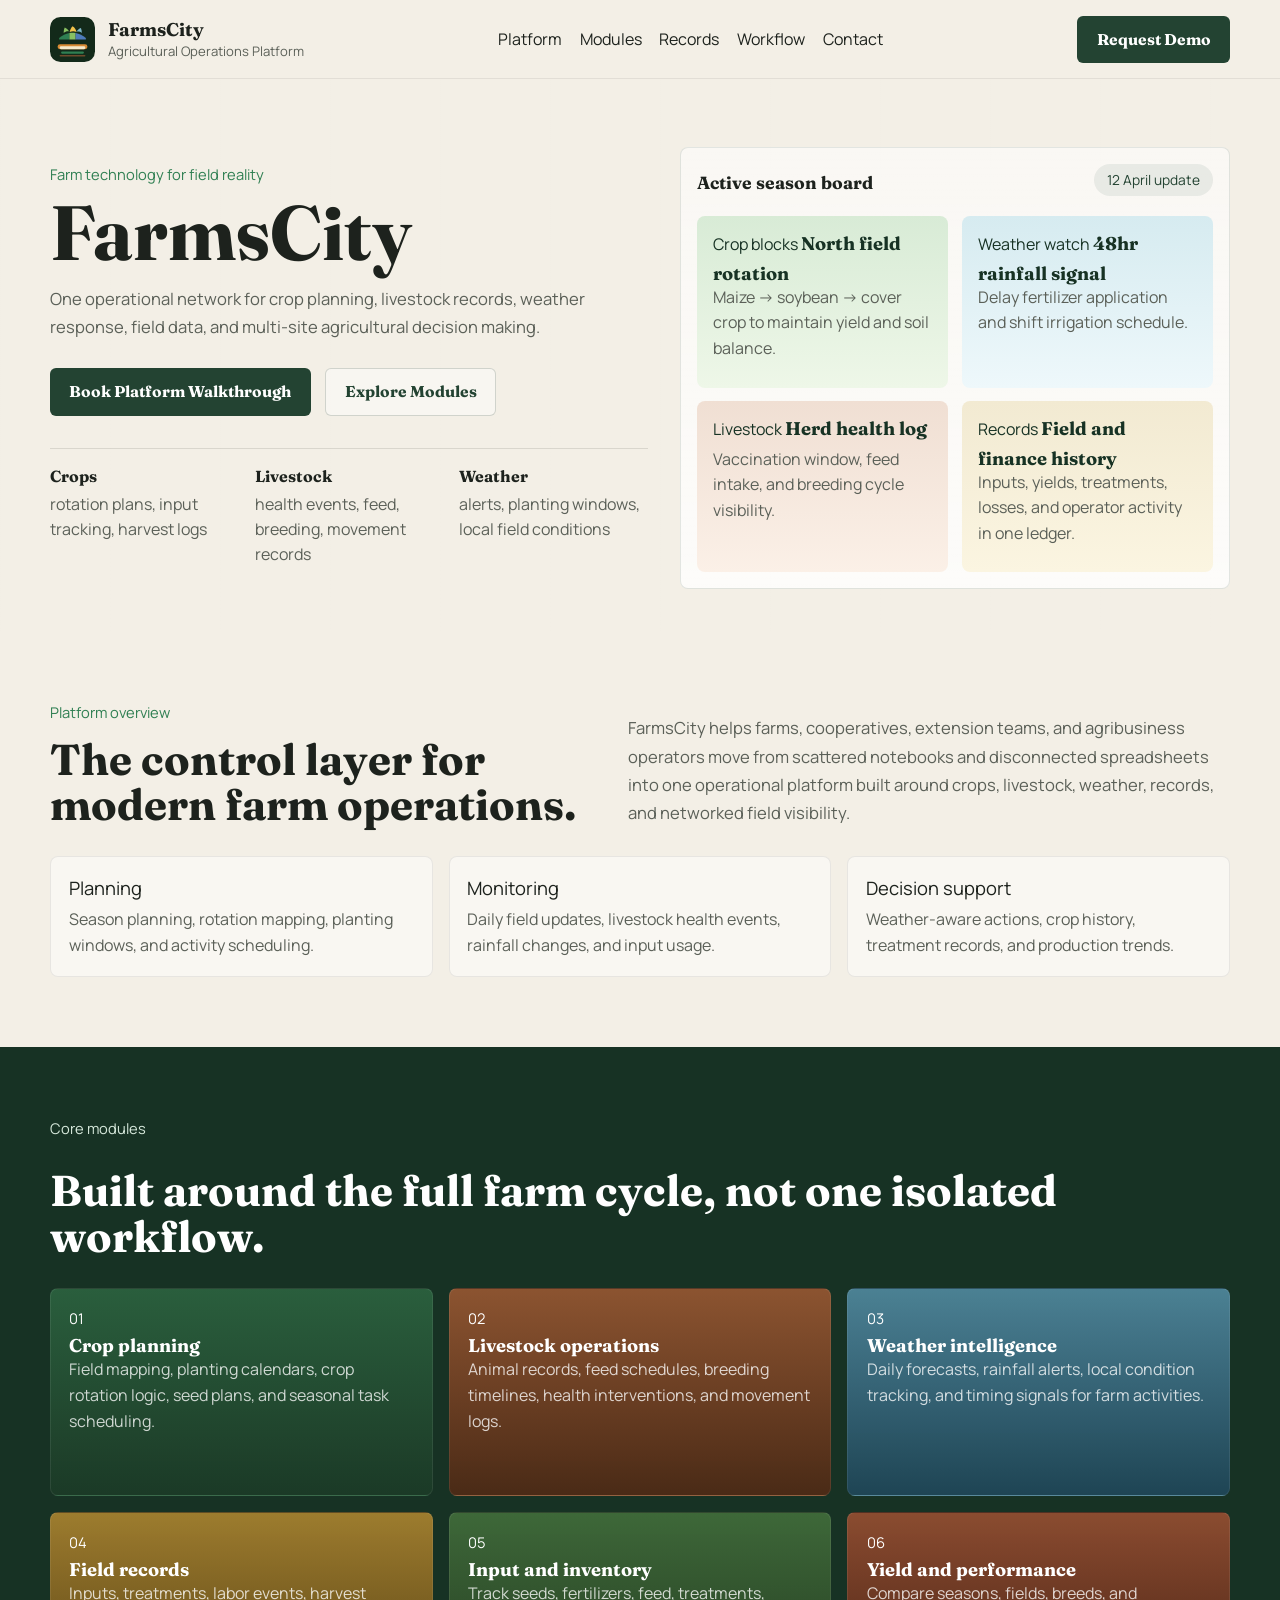
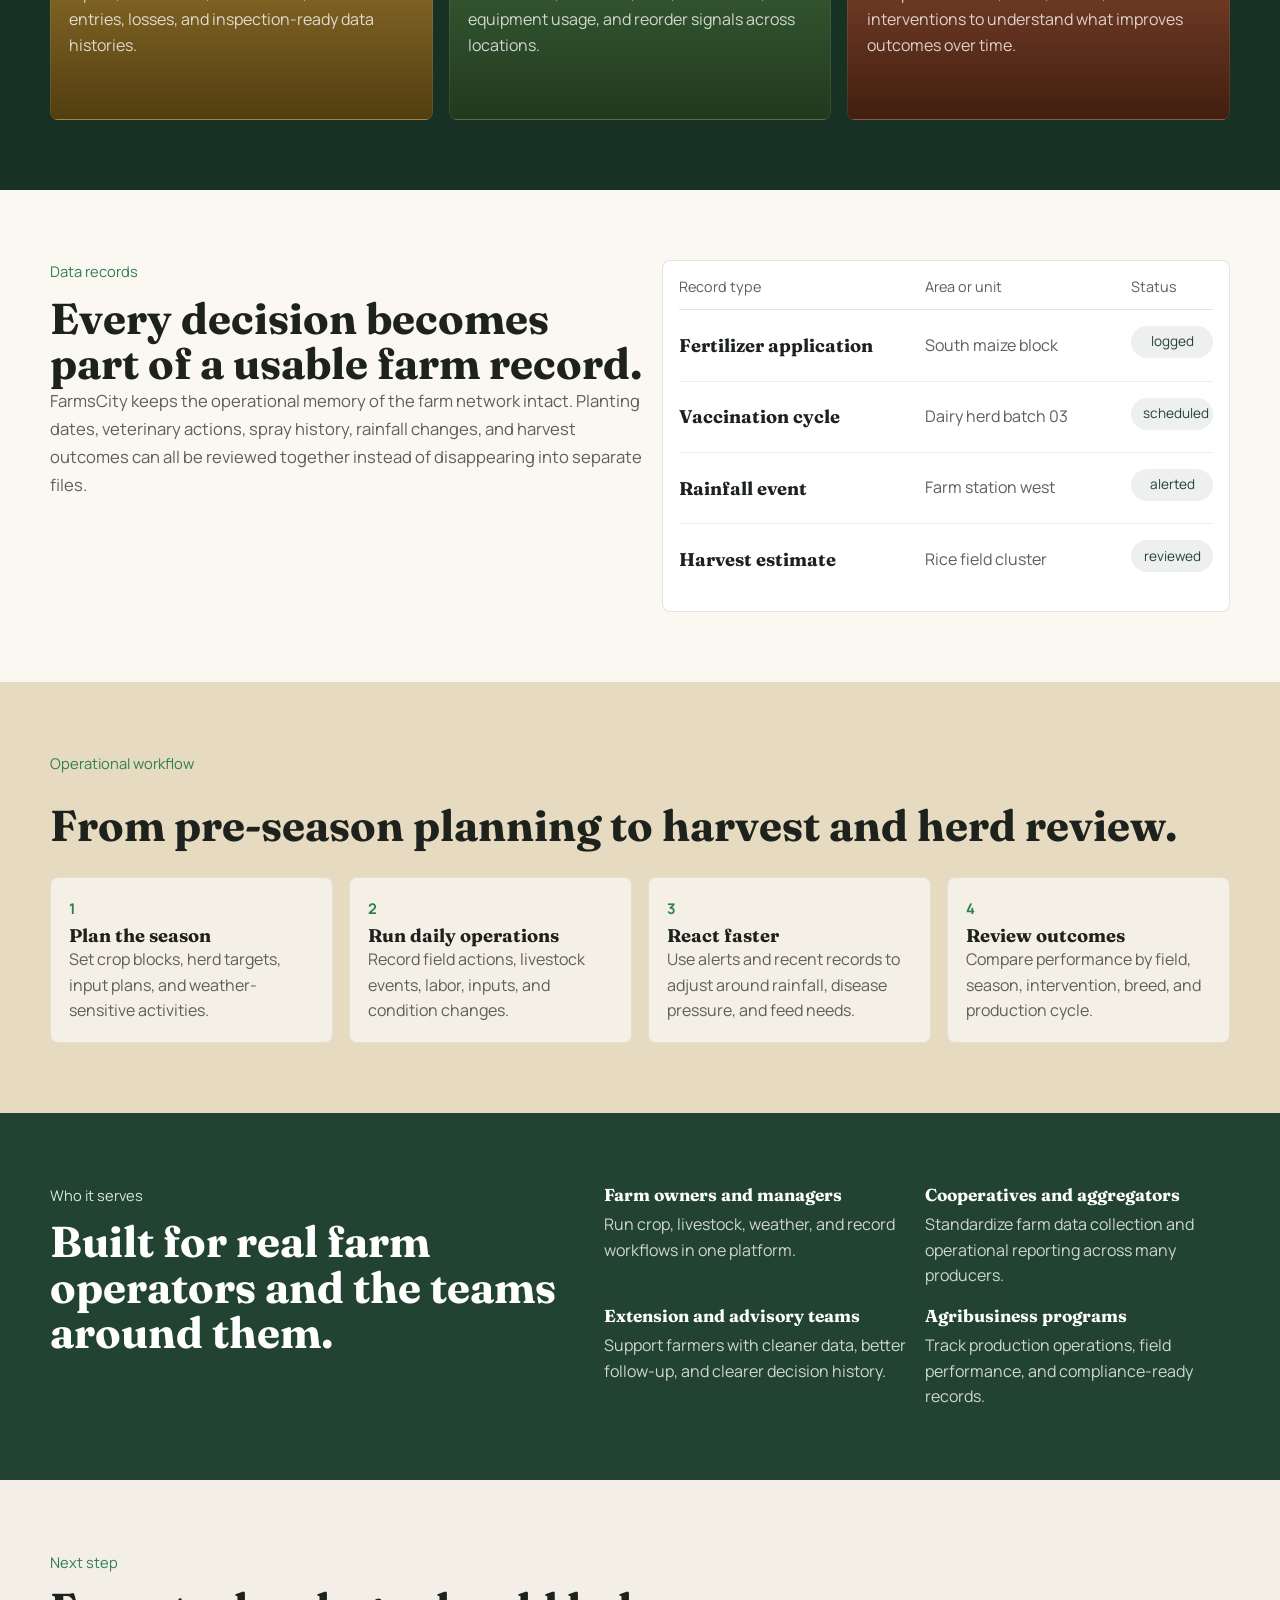
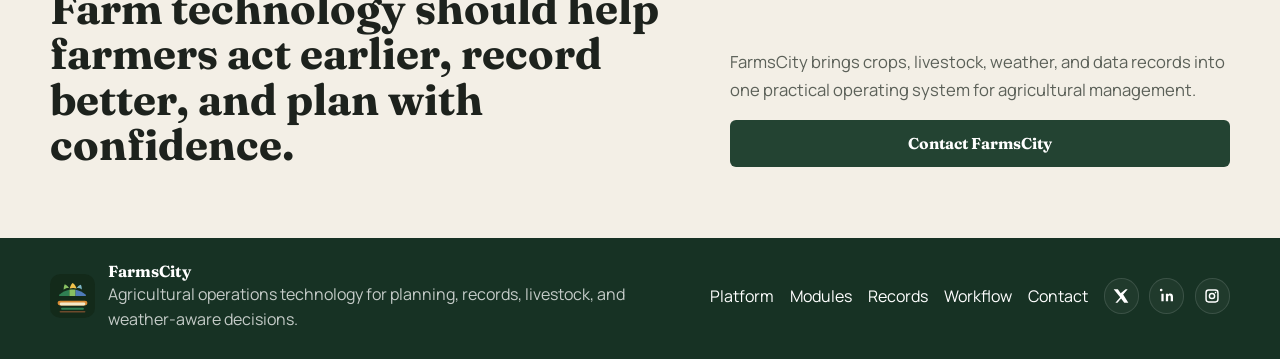
<file: index.html>
<!DOCTYPE html>
<html lang="en">
<head>
  <meta charset="UTF-8">
  <meta name="viewport" content="width=device-width, initial-scale=1.0">
  <meta name="description" content="FarmsCity is an agricultural operations platform for crops, livestock, weather, records, and networked farm management.">
  <title>FarmsCity | Agricultural Operations Platform</title>
  <link rel="preconnect" href="https://fonts.googleapis.com">
  <link rel="preconnect" href="https://fonts.gstatic.com" crossorigin>
  <link href="https://fonts.googleapis.com/css2?family=Fraunces:opsz,wght@9..144,600;9..144,700&family=Manrope:wght@400;500;600;700&display=swap" rel="stylesheet">
  <link rel="icon" href="logo-mark.svg" type="image/svg+xml">
  <link rel="stylesheet" href="style.css">
</head>
<body>
  <header class="site-header">
    <div class="shell nav-shell">
      <a class="brand-link" href="./index.html" aria-label="FarmsCity home">
        <img class="brand-mark" src="logo-mark.svg" alt="FarmsCity logo">
        <div class="brand-copy">
          <span class="brand-name">FarmsCity</span>
          <span class="brand-subtitle">Agricultural Operations Platform</span>
        </div>
      </a>
      <nav class="main-nav" aria-label="Primary navigation">
        <a href="./index.html#platform">Platform</a>
        <a href="./index.html#modules">Modules</a>
        <a href="./index.html#records">Records</a>
        <a href="./index.html#workflow">Workflow</a>
        <a href="./contact.html">Contact</a>
      </nav>
      <a class="button button-solid" href="./contact.html">Request Demo</a>
    </div>
  </header>

  <main>
    <section class="hero-band">
      <div class="shell hero-shell">
        <div class="hero-copy">
          <span class="kicker">Farm technology for field reality</span>
          <h1>FarmsCity</h1>
          <p class="hero-intro">One operational network for crop planning, livestock records, weather response, field data, and multi-site agricultural decision making.</p>
          <div class="hero-actions">
            <a class="button button-solid" href="./contact.html">Book Platform Walkthrough</a>
            <a class="button button-outline" href="./index.html#modules">Explore Modules</a>
          </div>
          <div class="hero-metrics" aria-label="Platform highlights">
            <div>
              <strong>Crops</strong>
              <span>rotation plans, input tracking, harvest logs</span>
            </div>
            <div>
              <strong>Livestock</strong>
              <span>health events, feed, breeding, movement records</span>
            </div>
            <div>
              <strong>Weather</strong>
              <span>alerts, planting windows, local field conditions</span>
            </div>
          </div>
        </div>

        <div class="hero-board" aria-label="Farm operations overview">
          <div class="board-top">
            <span class="board-title">Active season board</span>
            <span class="board-chip">12 April update</span>
          </div>
          <div class="board-grid">
            <article class="field-panel field-panel-crop">
              <span class="panel-label">Crop blocks</span>
              <strong>North field rotation</strong>
              <p>Maize -> soybean -> cover crop to maintain yield and soil balance.</p>
            </article>
            <article class="field-panel field-panel-weather">
              <span class="panel-label">Weather watch</span>
              <strong>48hr rainfall signal</strong>
              <p>Delay fertilizer application and shift irrigation schedule.</p>
            </article>
            <article class="field-panel field-panel-livestock">
              <span class="panel-label">Livestock</span>
              <strong>Herd health log</strong>
              <p>Vaccination window, feed intake, and breeding cycle visibility.</p>
            </article>
            <article class="field-panel field-panel-records">
              <span class="panel-label">Records</span>
              <strong>Field and finance history</strong>
              <p>Inputs, yields, treatments, losses, and operator activity in one ledger.</p>
            </article>
          </div>
        </div>
      </div>
    </section>

    <section class="section-band section-cream" id="platform">
      <div class="shell section-shell section-split">
        <div>
          <span class="kicker">Platform overview</span>
          <h2>The control layer for modern farm operations.</h2>
        </div>
        <p class="section-copy">FarmsCity helps farms, cooperatives, extension teams, and agribusiness operators move from scattered notebooks and disconnected spreadsheets into one operational platform built around crops, livestock, weather, records, and networked field visibility.</p>
      </div>
      <div class="shell overview-strips">
        <article class="overview-strip">
          <span>Planning</span>
          <p>Season planning, rotation mapping, planting windows, and activity scheduling.</p>
        </article>
        <article class="overview-strip">
          <span>Monitoring</span>
          <p>Daily field updates, livestock health events, rainfall changes, and input usage.</p>
        </article>
        <article class="overview-strip">
          <span>Decision support</span>
          <p>Weather-aware actions, crop history, treatment records, and production trends.</p>
        </article>
      </div>
    </section>

    <section class="section-band section-earth" id="modules">
      <div class="shell section-shell">
        <span class="kicker kicker-light">Core modules</span>
        <h2 class="heading-light">Built around the full farm cycle, not one isolated workflow.</h2>
      </div>
      <div class="shell module-grid">
        <article class="module-card module-green">
          <span class="module-tag">01</span>
          <h3>Crop planning</h3>
          <p>Field mapping, planting calendars, crop rotation logic, seed plans, and seasonal task scheduling.</p>
        </article>
        <article class="module-card module-clay">
          <span class="module-tag">02</span>
          <h3>Livestock operations</h3>
          <p>Animal records, feed schedules, breeding timelines, health interventions, and movement logs.</p>
        </article>
        <article class="module-card module-sky">
          <span class="module-tag">03</span>
          <h3>Weather intelligence</h3>
          <p>Daily forecasts, rainfall alerts, local condition tracking, and timing signals for farm activities.</p>
        </article>
        <article class="module-card module-gold">
          <span class="module-tag">04</span>
          <h3>Field records</h3>
          <p>Inputs, treatments, labor events, harvest entries, losses, and inspection-ready data histories.</p>
        </article>
        <article class="module-card module-moss">
          <span class="module-tag">05</span>
          <h3>Input and inventory</h3>
          <p>Track seeds, fertilizers, feed, treatments, equipment usage, and reorder signals across locations.</p>
        </article>
        <article class="module-card module-rust">
          <span class="module-tag">06</span>
          <h3>Yield and performance</h3>
          <p>Compare seasons, fields, breeds, and interventions to understand what improves outcomes over time.</p>
        </article>
      </div>
    </section>

    <section class="section-band section-paper" id="records">
      <div class="shell records-grid">
        <div class="records-copy">
          <span class="kicker">Data records</span>
          <h2>Every decision becomes part of a usable farm record.</h2>
          <p class="section-copy">FarmsCity keeps the operational memory of the farm network intact. Planting dates, veterinary actions, spray history, rainfall changes, and harvest outcomes can all be reviewed together instead of disappearing into separate files.</p>
        </div>
        <div class="records-ledger">
          <div class="ledger-head">
            <span>Record type</span>
            <span>Area or unit</span>
            <span>Status</span>
          </div>
          <div class="ledger-row">
            <strong>Fertilizer application</strong>
            <span>South maize block</span>
            <em>logged</em>
          </div>
          <div class="ledger-row">
            <strong>Vaccination cycle</strong>
            <span>Dairy herd batch 03</span>
            <em>scheduled</em>
          </div>
          <div class="ledger-row">
            <strong>Rainfall event</strong>
            <span>Farm station west</span>
            <em>alerted</em>
          </div>
          <div class="ledger-row">
            <strong>Harvest estimate</strong>
            <span>Rice field cluster</span>
            <em>reviewed</em>
          </div>
        </div>
      </div>
    </section>

    <section class="section-band section-sand" id="workflow">
      <div class="shell section-shell">
        <span class="kicker">Operational workflow</span>
        <h2>From pre-season planning to harvest and herd review.</h2>
      </div>
      <div class="shell season-line">
        <article class="season-step">
          <span class="step-no">1</span>
          <h3>Plan the season</h3>
          <p>Set crop blocks, herd targets, input plans, and weather-sensitive activities.</p>
        </article>
        <article class="season-step">
          <span class="step-no">2</span>
          <h3>Run daily operations</h3>
          <p>Record field actions, livestock events, labor, inputs, and condition changes.</p>
        </article>
        <article class="season-step">
          <span class="step-no">3</span>
          <h3>React faster</h3>
          <p>Use alerts and recent records to adjust around rainfall, disease pressure, and feed needs.</p>
        </article>
        <article class="season-step">
          <span class="step-no">4</span>
          <h3>Review outcomes</h3>
          <p>Compare performance by field, season, intervention, breed, and production cycle.</p>
        </article>
      </div>
    </section>

    <section class="section-band section-leaf">
      <div class="shell audience-grid">
        <article>
          <span class="kicker kicker-light">Who it serves</span>
          <h2 class="heading-light">Built for real farm operators and the teams around them.</h2>
        </article>
        <div class="audience-list">
          <div>
            <strong>Farm owners and managers</strong>
            <p>Run crop, livestock, weather, and record workflows in one platform.</p>
          </div>
          <div>
            <strong>Cooperatives and aggregators</strong>
            <p>Standardize farm data collection and operational reporting across many producers.</p>
          </div>
          <div>
            <strong>Extension and advisory teams</strong>
            <p>Support farmers with cleaner data, better follow-up, and clearer decision history.</p>
          </div>
          <div>
            <strong>Agribusiness programs</strong>
            <p>Track production operations, field performance, and compliance-ready records.</p>
          </div>
        </div>
      </div>
    </section>

    <section class="section-band section-cream">
      <div class="shell closing-band">
        <div>
          <span class="kicker">Next step</span>
          <h2>Farm technology should help farmers act earlier, record better, and plan with confidence.</h2>
        </div>
        <div class="closing-actions">
          <p>FarmsCity brings crops, livestock, weather, and data records into one practical operating system for agricultural management.</p>
          <a class="button button-solid" href="./contact.html">Contact FarmsCity</a>
        </div>
      </div>
    </section>
  </main>

  <footer class="site-footer">
    <div class="shell footer-shell">
      <div class="footer-brand">
        <img class="brand-mark" src="logo-mark.svg" alt="FarmsCity logo">
        <div>
          <strong>FarmsCity</strong>
          <p>Agricultural operations technology for planning, records, livestock, and weather-aware decisions.</p>
        </div>
      </div>
      <div class="footer-links">
        <a href="./index.html#platform">Platform</a>
        <a href="./index.html#modules">Modules</a>
        <a href="./index.html#records">Records</a>
        <a href="./index.html#workflow">Workflow</a>
        <a href="./contact.html">Contact</a>
      </div>
      <div class="footer-social" aria-label="Social media">
        <a href="#" aria-label="X">
          <svg viewBox="0 0 24 24" aria-hidden="true"><path d="M18.9 2H22l-6.77 7.74L23 22h-6.09l-4.77-6.23L6.69 22H3.58l7.24-8.28L1 2h6.25l4.31 5.7L18.9 2z"></path></svg>
        </a>
        <a href="#" aria-label="LinkedIn">
          <svg viewBox="0 0 24 24" aria-hidden="true"><path d="M6.94 8.5H3.56V20h3.38V8.5zM5.25 3A2 2 0 103 5a2 2 0 002.25-2zM21 13.02C21 9.74 19.25 8.2 16.91 8.2c-1.89 0-2.74 1.04-3.22 1.77V8.5h-3.37c.04.97 0 11.5 0 11.5h3.37v-6.42c0-.34.02-.68.12-.92.27-.68.88-1.38 1.9-1.38 1.34 0 1.88 1.03 1.88 2.54V20H21v-6.98z"></path></svg>
        </a>
        <a href="#" aria-label="Instagram">
          <svg viewBox="0 0 24 24" aria-hidden="true"><path d="M7 2h10a5 5 0 015 5v10a5 5 0 01-5 5H7a5 5 0 01-5-5V7a5 5 0 015-5zm0 2.2A2.8 2.8 0 004.2 7v10A2.8 2.8 0 007 19.8h10a2.8 2.8 0 002.8-2.8V7A2.8 2.8 0 0017 4.2H7zm10.3 1.5a1.2 1.2 0 110 2.4 1.2 1.2 0 010-2.4zM12 7a5 5 0 110 10 5 5 0 010-10zm0 2.2a2.8 2.8 0 100 5.6 2.8 2.8 0 000-5.6z"></path></svg>
        </a>
      </div>
    </div>
  </footer>
</body>
</html>
</file>
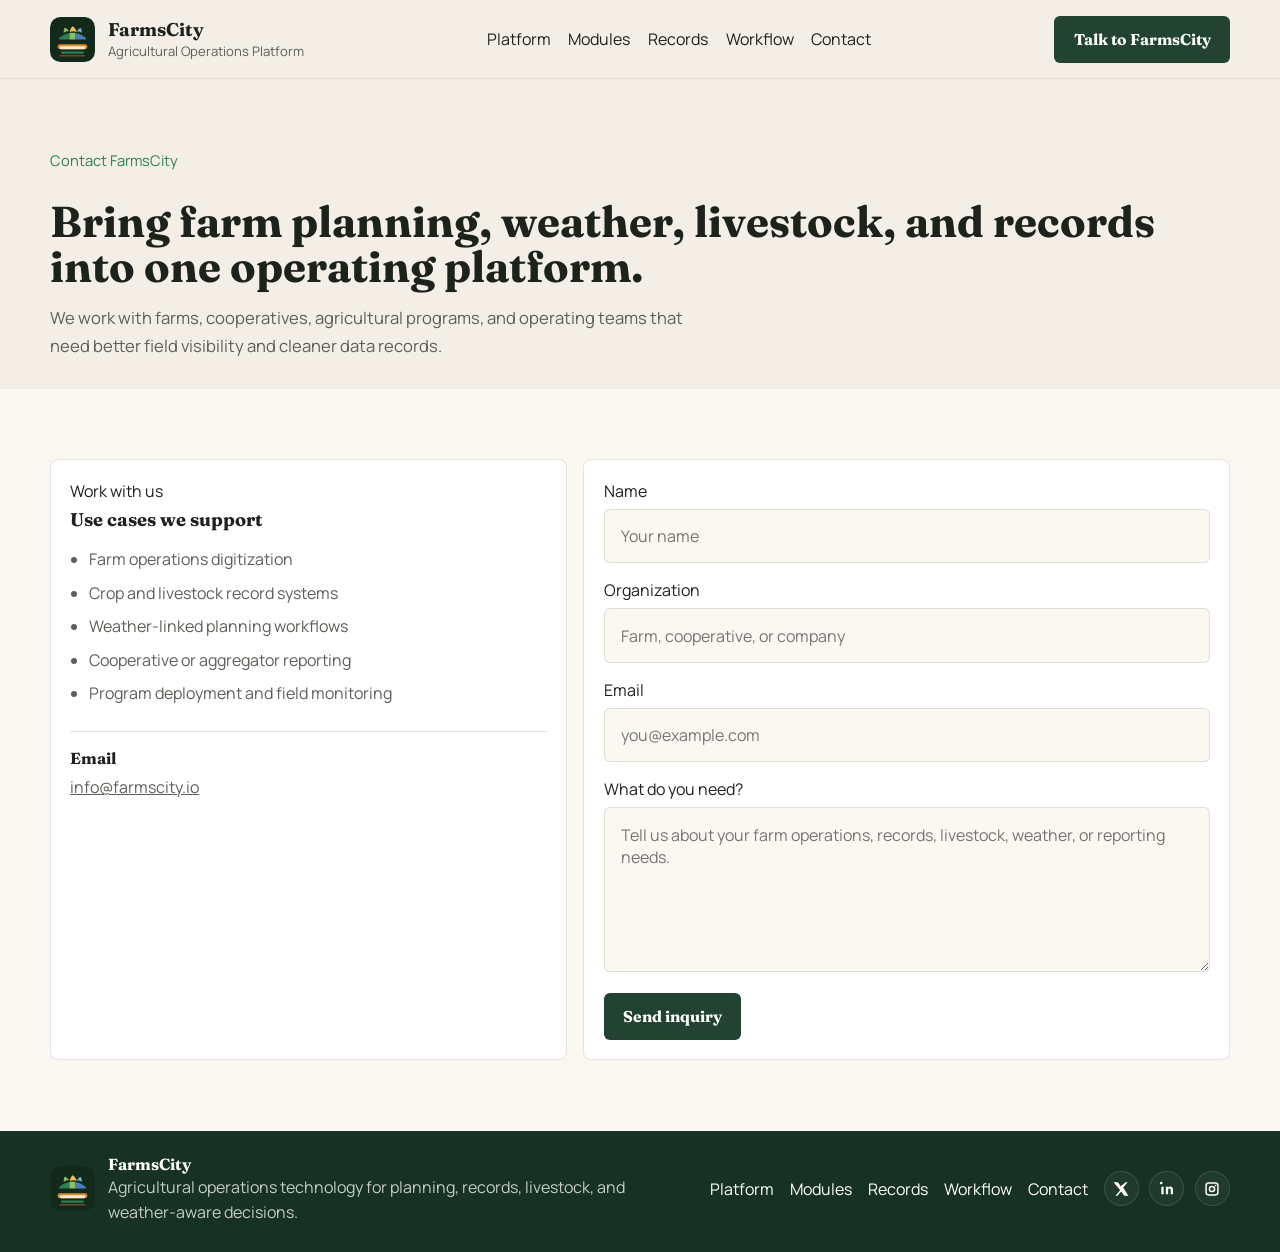
<file: contact.html>
<!DOCTYPE html>
<html lang="en">
<head>
  <meta charset="UTF-8">
  <meta name="viewport" content="width=device-width, initial-scale=1.0">
  <meta name="description" content="Contact FarmsCity for agricultural technology deployment, operations support, and platform partnerships.">
  <title>FarmsCity | Contact</title>
  <link rel="preconnect" href="https://fonts.googleapis.com">
  <link rel="preconnect" href="https://fonts.gstatic.com" crossorigin>
  <link href="https://fonts.googleapis.com/css2?family=Fraunces:opsz,wght@9..144,600;9..144,700&family=Manrope:wght@400;500;600;700&display=swap" rel="stylesheet">
  <link rel="icon" href="logo-mark.svg" type="image/svg+xml">
  <link rel="stylesheet" href="style.css">
</head>
<body>
  <header class="site-header">
    <div class="shell nav-shell">
      <a class="brand-link" href="./index.html" aria-label="FarmsCity home">
        <img class="brand-mark" src="logo-mark.svg" alt="FarmsCity logo">
        <div class="brand-copy">
          <span class="brand-name">FarmsCity</span>
          <span class="brand-subtitle">Agricultural Operations Platform</span>
        </div>
      </a>
      <nav class="main-nav" aria-label="Primary navigation">
        <a href="./index.html#platform">Platform</a>
        <a href="./index.html#modules">Modules</a>
        <a href="./index.html#records">Records</a>
        <a href="./index.html#workflow">Workflow</a>
        <a href="./contact.html">Contact</a>
      </nav>
      <a class="button button-solid" href="./contact.html">Talk to FarmsCity</a>
    </div>
  </header>

  <main class="contact-main">
    <section class="section-band section-cream">
      <div class="shell contact-hero">
        <span class="kicker">Contact FarmsCity</span>
        <h1>Bring farm planning, weather, livestock, and records into one operating platform.</h1>
        <p class="hero-intro">We work with farms, cooperatives, agricultural programs, and operating teams that need better field visibility and cleaner data records.</p>
      </div>
    </section>

    <section class="section-band section-paper">
      <div class="shell contact-grid">
        <article class="contact-panel">
          <span class="panel-label">Work with us</span>
          <h2>Use cases we support</h2>
          <ul class="contact-list">
            <li>Farm operations digitization</li>
            <li>Crop and livestock record systems</li>
            <li>Weather-linked planning workflows</li>
            <li>Cooperative or aggregator reporting</li>
            <li>Program deployment and field monitoring</li>
          </ul>
          <div class="contact-note">
            <strong>Email</strong>
            <a href="mailto:info@farmscity.io">info@farmscity.io</a>
          </div>
        </article>

        <form class="contact-form" action="#" method="post">
          <label>
            <span>Name</span>
            <input type="text" name="name" placeholder="Your name" required>
          </label>
          <label>
            <span>Organization</span>
            <input type="text" name="organization" placeholder="Farm, cooperative, or company" required>
          </label>
          <label>
            <span>Email</span>
            <input type="email" name="email" placeholder="you@example.com" required>
          </label>
          <label>
            <span>What do you need?</span>
            <textarea name="message" rows="6" placeholder="Tell us about your farm operations, records, livestock, weather, or reporting needs." required></textarea>
          </label>
          <button class="button button-solid" type="submit">Send inquiry</button>
        </form>
      </div>
    </section>
  </main>

  <footer class="site-footer">
    <div class="shell footer-shell">
      <div class="footer-brand">
        <img class="brand-mark" src="logo-mark.svg" alt="FarmsCity logo">
        <div>
          <strong>FarmsCity</strong>
          <p>Agricultural operations technology for planning, records, livestock, and weather-aware decisions.</p>
        </div>
      </div>
      <div class="footer-links">
        <a href="./index.html#platform">Platform</a>
        <a href="./index.html#modules">Modules</a>
        <a href="./index.html#records">Records</a>
        <a href="./index.html#workflow">Workflow</a>
        <a href="./contact.html">Contact</a>
      </div>
      <div class="footer-social" aria-label="Social media">
        <a href="#" aria-label="X">
          <svg viewBox="0 0 24 24" aria-hidden="true"><path d="M18.9 2H22l-6.77 7.74L23 22h-6.09l-4.77-6.23L6.69 22H3.58l7.24-8.28L1 2h6.25l4.31 5.7L18.9 2z"></path></svg>
        </a>
        <a href="#" aria-label="LinkedIn">
          <svg viewBox="0 0 24 24" aria-hidden="true"><path d="M6.94 8.5H3.56V20h3.38V8.5zM5.25 3A2 2 0 103 5a2 2 0 002.25-2zM21 13.02C21 9.74 19.25 8.2 16.91 8.2c-1.89 0-2.74 1.04-3.22 1.77V8.5h-3.37c.04.97 0 11.5 0 11.5h3.37v-6.42c0-.34.02-.68.12-.92.27-.68.88-1.38 1.9-1.38 1.34 0 1.88 1.03 1.88 2.54V20H21v-6.98z"></path></svg>
        </a>
        <a href="#" aria-label="Instagram">
          <svg viewBox="0 0 24 24" aria-hidden="true"><path d="M7 2h10a5 5 0 015 5v10a5 5 0 01-5 5H7a5 5 0 01-5-5V7a5 5 0 015-5zm0 2.2A2.8 2.8 0 004.2 7v10A2.8 2.8 0 007 19.8h10a2.8 2.8 0 002.8-2.8V7A2.8 2.8 0 0017 4.2H7zm10.3 1.5a1.2 1.2 0 110 2.4 1.2 1.2 0 010-2.4zM12 7a5 5 0 110 10 5 5 0 010-10zm0 2.2a2.8 2.8 0 100 5.6 2.8 2.8 0 000-5.6z"></path></svg>
        </a>
      </div>
    </div>
  </footer>
</body>
</html>
</file>
<file: style.css>
:root {
  --cream: #f3efe6;
  --paper: #fbf8f1;
  --sand: #e6dac1;
  --leaf: #234332;
  --leaf-deep: #173224;
  --green: #2f7f52;
  --green-soft: #c9dec6;
  --clay: #b56b42;
  --sky: #7eb7c7;
  --gold: #c89e41;
  --ink: #1d221d;
  --muted: #5b6058;
  --line: rgba(29, 34, 29, 0.12);
  --white: #ffffff;
}

*,
*::before,
*::after {
  box-sizing: border-box;
}

html {
  scroll-behavior: smooth;
}

body {
  margin: 0;
  font-family: "Manrope", sans-serif;
  color: var(--ink);
  background: var(--cream);
}

img {
  display: block;
  max-width: 100%;
}

a {
  color: inherit;
}

button,
input,
textarea {
  font: inherit;
}

h1,
h2,
h3,
strong,
.brand-name,
.button,
.board-title {
  font-family: "Fraunces", serif;
  font-weight: 700;
}

h1,
h2,
h3,
p {
  margin: 0;
}

.shell {
  width: min(1180px, calc(100% - 2rem));
  margin: 0 auto;
}

.site-header {
  position: sticky;
  top: 0;
  z-index: 10;
  background: rgba(243, 239, 230, 0.9);
  backdrop-filter: blur(12px);
  border-bottom: 1px solid rgba(29, 34, 29, 0.08);
}

.nav-shell {
  display: flex;
  align-items: center;
  justify-content: space-between;
  gap: 1rem;
  min-height: 4.9rem;
}

.brand-link,
.brand-copy {
  display: flex;
  align-items: center;
}

.brand-link {
  gap: 0.8rem;
  text-decoration: none;
}

.brand-mark {
  width: 2.8rem;
  height: 2.8rem;
}

.brand-copy {
  flex-direction: column;
  align-items: flex-start;
  gap: 0.1rem;
}

.brand-name {
  font-size: 1.15rem;
}

.brand-subtitle {
  font-size: 0.82rem;
  color: var(--muted);
}

.main-nav {
  display: flex;
  align-items: center;
  gap: 1.1rem;
}

.main-nav a,
.footer-links a {
  text-decoration: none;
}

.button {
  display: inline-flex;
  align-items: center;
  justify-content: center;
  min-height: 2.95rem;
  padding: 0 1.15rem;
  border: 1px solid transparent;
  border-radius: 6px;
  text-decoration: none;
  font-size: 0.98rem;
}

.button-solid {
  background: var(--leaf);
  color: var(--white);
}

.button-outline {
  border-color: rgba(23, 50, 36, 0.18);
  color: var(--leaf);
  background: rgba(255, 255, 255, 0.44);
}

.hero-band,
.section-band,
.site-footer {
  position: relative;
}

.hero-band {
  overflow: hidden;
  background:
    linear-gradient(180deg, rgba(243, 239, 230, 0.96), rgba(243, 239, 230, 0.98)),
    repeating-linear-gradient(90deg, rgba(35, 67, 50, 0.04) 0, rgba(35, 67, 50, 0.04) 1px, transparent 1px, transparent 110px);
}

.hero-shell {
  display: grid;
  grid-template-columns: minmax(0, 1fr) minmax(360px, 0.92fr);
  align-items: start;
  gap: 2rem;
  padding: 4.2rem 0 2.6rem;
}

.hero-copy {
  padding-top: 1rem;
}

.kicker {
  display: inline-block;
  margin-bottom: 0.9rem;
  color: var(--green);
  font-size: 0.92rem;
}

.kicker-light {
  color: #d7e9dc;
}

.hero-copy h1 {
  font-size: 4.8rem;
  line-height: 0.92;
  margin-bottom: 1rem;
}

.hero-intro,
.section-copy,
.closing-actions p,
.contact-hero .hero-intro {
  max-width: 42rem;
  font-size: 1.04rem;
  line-height: 1.7;
  color: var(--muted);
}

.hero-actions {
  display: flex;
  gap: 0.9rem;
  margin-top: 1.7rem;
}

.hero-metrics {
  display: grid;
  grid-template-columns: repeat(3, minmax(0, 1fr));
  gap: 1rem;
  margin-top: 2rem;
  padding-top: 1rem;
  border-top: 1px solid rgba(29, 34, 29, 0.12);
}

.hero-metrics strong,
.overview-strip span,
.step-no,
.panel-label,
.module-tag,
.ledger-row em,
.board-chip {
  display: inline-block;
  margin-bottom: 0.4rem;
}

.hero-metrics span {
  display: block;
  color: var(--muted);
  line-height: 1.55;
}

.hero-board {
  padding: 1rem;
  border: 1px solid rgba(35, 67, 50, 0.12);
  border-radius: 8px;
  background: linear-gradient(180deg, rgba(255, 255, 255, 0.55), rgba(255, 255, 255, 0.78));
}

.board-top {
  display: flex;
  justify-content: space-between;
  align-items: center;
  padding-bottom: 0.9rem;
}

.board-title {
  font-size: 1.1rem;
}

.board-chip {
  min-height: 2rem;
  padding: 0.42rem 0.8rem 0.1rem;
  border-radius: 999px;
  background: rgba(35, 67, 50, 0.08);
  color: var(--leaf);
  font-size: 0.86rem;
}

.board-grid {
  display: grid;
  grid-template-columns: repeat(2, minmax(0, 1fr));
  gap: 0.85rem;
}

.field-panel,
.module-card,
.season-step,
.overview-strip,
.contact-panel,
.contact-form {
  border-radius: 8px;
}

.field-panel {
  min-height: 10.7rem;
  padding: 1rem;
  color: var(--leaf-deep);
}

.field-panel strong,
.module-card h3,
.season-step h3,
.overview-strip span,
.contact-panel h2,
.ledger-row strong {
  font-size: 1.15rem;
}

.field-panel p,
.module-card p,
.season-step p,
.overview-strip p,
.audience-list p,
.contact-panel p,
.contact-list li,
.ledger-row span,
.contact-note a {
  line-height: 1.6;
  color: var(--muted);
}

.field-panel-crop { background: linear-gradient(180deg, #d8ebd6, #eef7e8); }
.field-panel-weather { background: linear-gradient(180deg, #d6ebf0, #eef8fb); }
.field-panel-livestock { background: linear-gradient(180deg, #f0dfd3, #fbf0e7); }
.field-panel-records { background: linear-gradient(180deg, #f2ead2, #fbf5e1); }

.section-band {
  padding: 4.4rem 0;
}

.section-cream { background: var(--cream); }
.section-paper { background: var(--paper); }
.section-sand { background: var(--sand); }
.section-earth { background: var(--leaf-deep); }
.section-leaf { background: var(--leaf); }

.section-shell {
  display: grid;
  gap: 1rem;
  margin-bottom: 1.8rem;
}

.section-split {
  grid-template-columns: minmax(0, 0.86fr) minmax(280px, 0.92fr);
  align-items: end;
}

.section-shell h2,
.records-copy h2,
.contact-hero h1,
.closing-band h2,
.audience-grid h2 {
  font-size: 2.7rem;
  line-height: 1.05;
}

.heading-light {
  color: var(--white);
}

.overview-strips {
  display: grid;
  grid-template-columns: repeat(3, minmax(0, 1fr));
  gap: 1rem;
}

.overview-strip {
  padding: 1.1rem;
  background: rgba(255, 255, 255, 0.48);
  border: 1px solid rgba(29, 34, 29, 0.08);
}

.module-grid,
.season-line,
.audience-grid,
.contact-grid {
  display: grid;
  gap: 1rem;
}

.module-grid {
  grid-template-columns: repeat(3, minmax(0, 1fr));
}

.module-card {
  min-height: 13rem;
  padding: 1.15rem;
  background: rgba(255, 255, 255, 0.06);
  color: var(--white);
  border: 1px solid rgba(255, 255, 255, 0.08);
}

.module-card p {
  color: rgba(255, 255, 255, 0.78);
}

.module-tag,
.step-no {
  min-width: 2rem;
  font-size: 0.92rem;
  color: var(--white);
}

.module-green { background: linear-gradient(180deg, rgba(43, 97, 63, 0.95), rgba(28, 58, 39, 0.96)); }
.module-clay { background: linear-gradient(180deg, rgba(146, 86, 50, 0.95), rgba(77, 42, 22, 0.96)); }
.module-sky { background: linear-gradient(180deg, rgba(78, 132, 152, 0.96), rgba(31, 69, 86, 0.98)); }
.module-gold { background: linear-gradient(180deg, rgba(163, 127, 47, 0.96), rgba(83, 62, 17, 0.98)); }
.module-moss { background: linear-gradient(180deg, rgba(64, 106, 58, 0.96), rgba(34, 57, 30, 0.98)); }
.module-rust { background: linear-gradient(180deg, rgba(144, 77, 49, 0.96), rgba(67, 30, 16, 0.98)); }

.records-grid {
  display: grid;
  grid-template-columns: minmax(0, 0.92fr) minmax(320px, 0.88fr);
  gap: 1.2rem;
  align-items: start;
}

.records-ledger {
  padding: 1rem;
  border: 1px solid var(--line);
  border-radius: 8px;
  background: var(--white);
}

.ledger-head,
.ledger-row {
  display: grid;
  grid-template-columns: minmax(0, 1.2fr) minmax(130px, 1fr) 82px;
  gap: 0.8rem;
  align-items: center;
}

.ledger-head {
  padding: 0 0 0.8rem;
  color: var(--muted);
  font-size: 0.9rem;
  border-bottom: 1px solid var(--line);
}

.ledger-row {
  padding: 1rem 0;
  border-bottom: 1px solid rgba(29, 34, 29, 0.08);
}

.ledger-row:last-child {
  border-bottom: 0;
}

.ledger-row em {
  min-height: 2rem;
  padding: 0.38rem 0.72rem 0.1rem;
  border-radius: 999px;
  background: rgba(35, 67, 50, 0.08);
  color: var(--leaf);
  font-style: normal;
  text-align: center;
  font-size: 0.85rem;
}

.season-line {
  grid-template-columns: repeat(4, minmax(0, 1fr));
}

.season-step {
  padding: 1.15rem;
  background: rgba(255, 255, 255, 0.6);
  border: 1px solid rgba(29, 34, 29, 0.08);
}

.step-no {
  color: var(--green);
  font-weight: 700;
}

.audience-grid {
  grid-template-columns: minmax(0, 0.86fr) minmax(300px, 1fr);
  align-items: start;
}

.audience-list {
  display: grid;
  grid-template-columns: repeat(2, minmax(0, 1fr));
  gap: 1rem;
  color: var(--white);
}

.audience-list strong {
  display: block;
  margin-bottom: 0.45rem;
  color: var(--white);
  font-size: 1.08rem;
}

.audience-list p {
  color: rgba(255, 255, 255, 0.78);
}

.closing-band {
  display: grid;
  grid-template-columns: minmax(0, 0.95fr) minmax(280px, 0.72fr);
  gap: 1.2rem;
  align-items: end;
}

.closing-actions {
  display: grid;
  gap: 1rem;
}

.contact-main .section-band:first-child {
  padding-bottom: 1.8rem;
}

.contact-hero {
  display: grid;
  gap: 0.9rem;
}

.contact-grid {
  grid-template-columns: minmax(0, 0.8fr) minmax(0, 1fr);
}

.contact-panel,
.contact-form {
  padding: 1.2rem;
  background: var(--white);
  border: 1px solid var(--line);
}

.contact-list {
  margin: 1rem 0 0;
  padding-left: 1.2rem;
}

.contact-list li + li {
  margin-top: 0.5rem;
}

.contact-note {
  margin-top: 1.5rem;
  padding-top: 1rem;
  border-top: 1px solid var(--line);
}

.contact-note strong,
.contact-form span {
  display: block;
  margin-bottom: 0.45rem;
}

.contact-form label {
  display: block;
  margin-bottom: 1rem;
}

.contact-form input,
.contact-form textarea {
  width: 100%;
  border: 1px solid rgba(29, 34, 29, 0.12);
  border-radius: 6px;
  padding: 0.95rem 1rem;
  background: var(--paper);
}

.contact-form textarea {
  resize: vertical;
}

.site-footer {
  padding: 1.4rem 0 1.7rem;
  background: var(--leaf-deep);
  color: var(--white);
}

.footer-shell {
  display: grid;
  grid-template-columns: minmax(0, 1fr) auto auto;
  gap: 1rem;
  align-items: center;
}

.footer-brand {
  display: flex;
  align-items: center;
  gap: 0.8rem;
}

.footer-brand p {
  color: rgba(255, 255, 255, 0.75);
  line-height: 1.55;
}

.footer-links {
  display: flex;
  gap: 1rem;
  flex-wrap: wrap;
}

.footer-social {
  display: flex;
  gap: 0.65rem;
}

.footer-social a {
  display: inline-flex;
  align-items: center;
  justify-content: center;
  width: 2.2rem;
  height: 2.2rem;
  border: 1px solid rgba(255, 255, 255, 0.12);
  border-radius: 999px;
  background: rgba(255, 255, 255, 0.04);
}

.footer-social svg {
  width: 1rem;
  height: 1rem;
  fill: currentColor;
}

@media (max-width: 1080px) {
  .hero-shell,
  .section-split,
  .records-grid,
  .audience-grid,
  .closing-band,
  .contact-grid,
  .footer-shell {
    grid-template-columns: 1fr;
  }

  .module-grid,
  .season-line,
  .overview-strips {
    grid-template-columns: repeat(2, minmax(0, 1fr));
  }

  .hero-copy h1 {
    font-size: 4rem;
  }
}

@media (max-width: 820px) {
  .nav-shell,
  .main-nav,
  .hero-actions,
  .hero-metrics,
  .module-grid,
  .overview-strips,
  .season-line,
  .audience-list,
  .board-grid,
  .footer-links {
    grid-template-columns: 1fr;
  }

  .nav-shell,
  .main-nav,
  .hero-actions,
  .footer-shell,
  .footer-links {
    display: grid;
  }

  .main-nav {
    justify-items: start;
  }

  .hero-copy h1,
  .section-shell h2,
  .records-copy h2,
  .contact-hero h1,
  .closing-band h2,
  .audience-grid h2 {
    font-size: 2.7rem;
  }

  .hero-metrics {
    display: grid;
  }

  .ledger-head {
    display: none;
  }

  .ledger-row {
    grid-template-columns: 1fr;
    gap: 0.25rem;
  }
}
</file>
